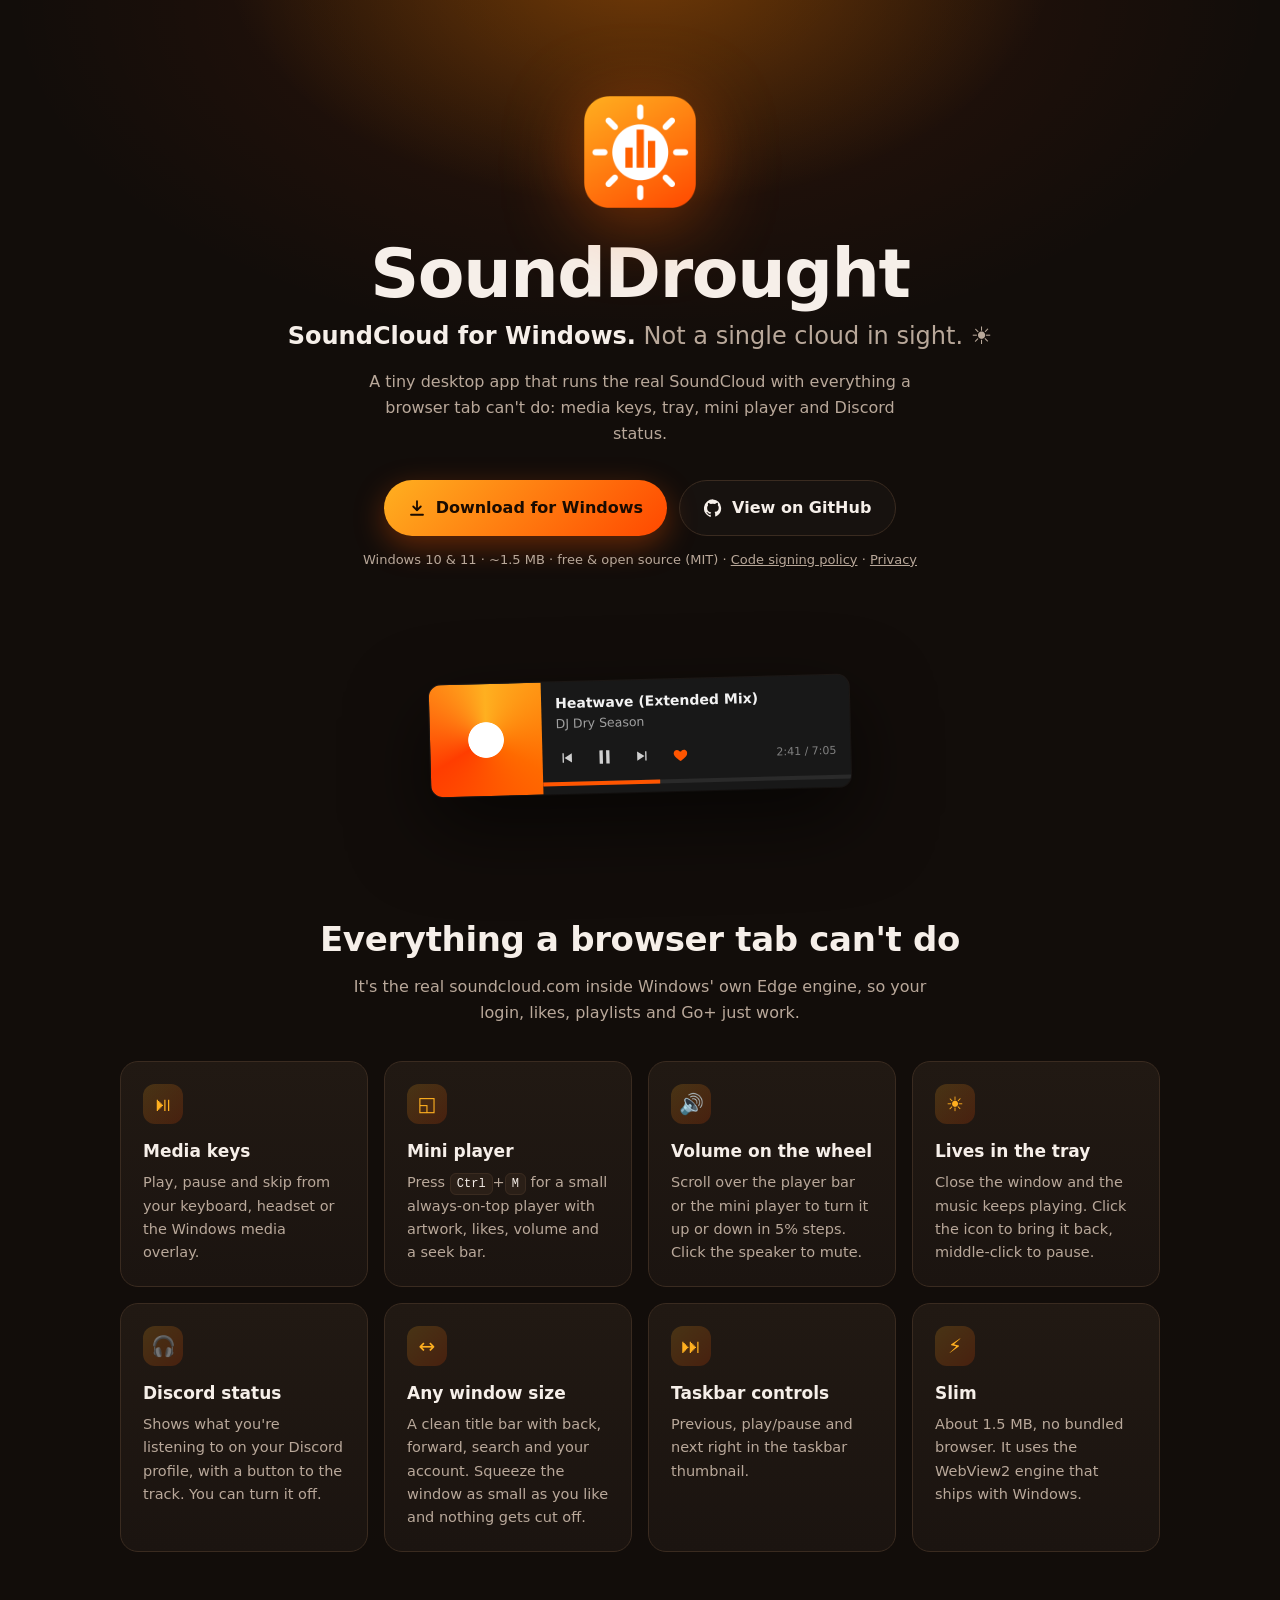
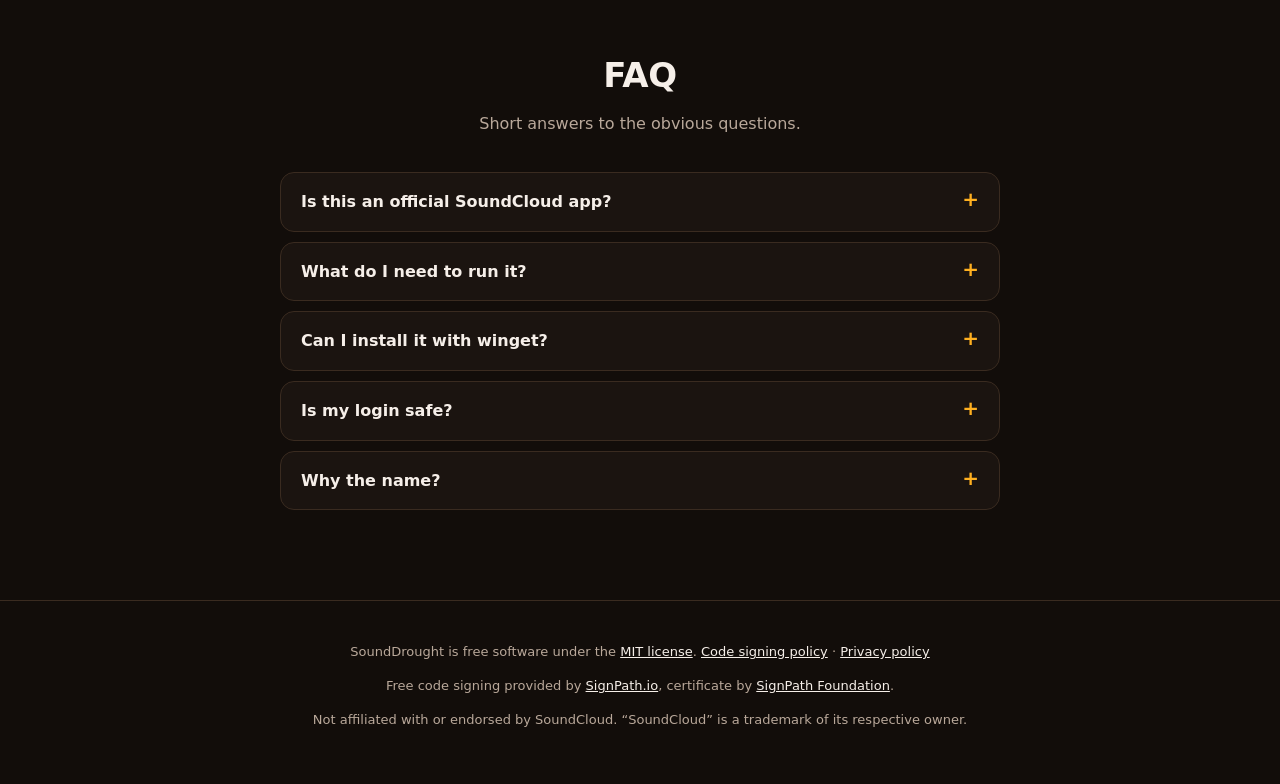
<file: docs/index.html>
<!doctype html>
<html lang="en">
<head>
  <meta charset="utf-8">
  <meta name="viewport" content="width=device-width, initial-scale=1">
  <title>SoundDrought – SoundCloud for Windows</title>
  <meta name="description" content="A slim desktop app for SoundCloud on Windows. Media keys, tray, mini player, Discord status. Not a single cloud in sight.">
  <meta property="og:title" content="SoundDrought – SoundCloud for Windows">
  <meta property="og:description" content="SoundCloud. Not a single cloud in sight.">
  <meta property="og:image" content="icon.png">
  <link rel="icon" href="icon.png">
  <style>
    :root {
      --bg: #120d0a;
      --bg-2: #1b1410;
      --card: #211913;
      --line: #3a2b20;
      --text: #f6efe9;
      --muted: #b9a89a;
      --sun-1: #ffb020;
      --sun-2: #ff4800;
      --radius: 18px;
      --max: 1080px;
    }
    * { box-sizing: border-box; }
    html { scroll-behavior: smooth; }
    body {
      margin: 0;
      background: var(--bg);
      color: var(--text);
      font: 16px/1.6 "Segoe UI Variable Text", "Segoe UI", system-ui, -apple-system, sans-serif;
      -webkit-font-smoothing: antialiased;
    }
    a { color: inherit; }
    .wrap { max-width: var(--max); margin: 0 auto; padding: 0 20px; }

    /* Hero */
    .hero {
      position: relative;
      overflow: hidden;
      padding: 96px 0 72px;
      text-align: center;
      background:
        radial-gradient(600px 380px at 50% -60px, rgba(255, 140, 0, .35), transparent 70%),
        radial-gradient(900px 500px at 50% 0, rgba(255, 72, 0, .12), transparent 70%);
    }
    .hero img { width: 112px; height: 112px; filter: drop-shadow(0 12px 40px rgba(255, 100, 0, .45)); }
    h1 {
      margin: 22px 0 8px;
      font-size: clamp(40px, 7vw, 68px);
      line-height: 1.05;
      letter-spacing: -.02em;
      font-family: "Segoe UI Variable Display", "Segoe UI", system-ui, sans-serif;
      font-weight: 700;
    }
    .tagline { font-size: clamp(18px, 2.6vw, 24px); color: var(--muted); margin: 0 0 6px; }
    .tagline b { color: var(--text); font-weight: 600; }
    .sub { color: var(--muted); max-width: 560px; margin: 14px auto 34px; }
    .cta { display: flex; gap: 12px; justify-content: center; flex-wrap: wrap; }
    .btn {
      display: inline-flex; align-items: center; gap: 10px;
      padding: 14px 24px; border-radius: 999px;
      text-decoration: none; font-weight: 600;
      transition: transform .15s ease, box-shadow .15s ease, background .15s ease;
    }
    .btn:hover { transform: translateY(-1px); }
    .btn-primary {
      background: linear-gradient(135deg, var(--sun-1), var(--sun-2));
      color: #1a0b00;
      box-shadow: 0 10px 30px rgba(255, 90, 0, .35);
    }
    .btn-primary:hover { box-shadow: 0 14px 38px rgba(255, 90, 0, .5); }
    .btn-ghost { border: 1px solid var(--line); background: rgba(255, 255, 255, .02); }
    .btn-ghost:hover { background: rgba(255, 255, 255, .06); }
    .btn svg { width: 18px; height: 18px; }
    .meta { margin-top: 14px; font-size: 13px; color: var(--muted); }

    /* Mini player mockup */
    .showcase { padding: 24px 0 80px; display: flex; justify-content: center; }
    .mini {
      width: min(420px, 100%);
      display: grid; grid-template-columns: 112px 1fr;
      background: #181818; border-radius: 12px; overflow: hidden;
      box-shadow: 0 30px 80px rgba(0, 0, 0, .6), 0 0 0 1px rgba(255, 255, 255, .06);
      font-family: "Segoe UI Variable Text", "Segoe UI", system-ui, sans-serif;
      color: #f2f2f2;
      transform: rotate(-1.5deg);
    }
    .mini-art {
      background:
        radial-gradient(circle at 50% 50%, #fff 0 22%, transparent 23%),
        conic-gradient(from 0deg, #ffb020, #ff6a00, #ff3d00, #ffb020);
      min-height: 112px;
    }
    .mini-body { padding: 10px 14px 0; display: flex; flex-direction: column; }
    .mini-title { font-weight: 600; font-size: 14px; white-space: nowrap; overflow: hidden; text-overflow: ellipsis; }
    .mini-artist { font-size: 12.5px; color: #a0a0a0; }
    .mini-row { display: flex; align-items: center; justify-content: space-between; margin-top: auto; padding-bottom: 8px; }
    .mini-controls { display: flex; gap: 2px; margin-left: -8px; }
    .mini-controls span {
      width: 36px; height: 32px; display: grid; place-items: center; border-radius: 6px; color: #d0d0d0;
    }
    .mini-controls span:hover { background: #2c2c2c; color: #fff; }
    .mini-controls svg { width: 16px; height: 16px; fill: currentColor; }
    .mini-controls .play svg { width: 20px; height: 20px; }
    .mini-controls .liked { color: #ff5500; }
    .mini-time { font-size: 11px; color: #808080; }
    .mini-bar { grid-column: 2; height: 4px; background: #2a2a2a; }
    .mini-bar i { display: block; height: 100%; width: 38%; background: #ff5500; animation: play 40s linear infinite; }
    @keyframes play { from { width: 0; } to { width: 100%; } }
    @media (prefers-reduced-motion: reduce) { .mini-bar i { animation: none; } }

    /* Features */
    section h2 {
      font-size: clamp(26px, 3.6vw, 34px); letter-spacing: -.01em; margin: 0 0 8px; text-align: center;
      font-family: "Segoe UI Variable Display", "Segoe UI", system-ui, sans-serif;
    }
    .lead { text-align: center; color: var(--muted); margin: 0 auto 36px; max-width: 600px; }
    .features { padding: 40px 0 72px; }
    .grid { display: grid; grid-template-columns: repeat(auto-fit, minmax(240px, 1fr)); gap: 16px; }
    .card {
      background: linear-gradient(180deg, var(--card), var(--bg-2));
      border: 1px solid var(--line);
      border-radius: var(--radius);
      padding: 22px;
    }
    .card .ico {
      width: 40px; height: 40px; border-radius: 12px; display: grid; place-items: center;
      background: linear-gradient(135deg, rgba(255, 176, 32, .18), rgba(255, 72, 0, .18));
      color: var(--sun-1); margin-bottom: 14px; font-size: 20px;
    }
    .card h3 { margin: 0 0 6px; font-size: 17px; }
    .card p { margin: 0; color: var(--muted); font-size: 14.5px; }
    kbd {
      font: 12px/1 ui-monospace, "Cascadia Mono", Consolas, monospace;
      padding: 3px 6px; border-radius: 6px; border: 1px solid var(--line); background: #2a1f17; color: var(--text);
    }

    /* FAQ */
    .faq { padding: 24px 0 80px; }
    .faq-list { max-width: 720px; margin: 0 auto; }
    details {
      border: 1px solid var(--line); border-radius: 14px; padding: 16px 20px; margin-bottom: 10px; background: var(--bg-2);
    }
    summary { cursor: pointer; font-weight: 600; list-style: none; display: flex; justify-content: space-between; gap: 12px; }
    summary::-webkit-details-marker { display: none; }
    summary::after { content: "+"; color: var(--sun-1); font-size: 20px; line-height: 1; }
    details[open] summary::after { content: "–"; }
    details p { color: var(--muted); margin: 10px 0 0; }
    code { font: 13.5px ui-monospace, "Cascadia Mono", Consolas, monospace; background: #2a1f17; padding: 2px 6px; border-radius: 6px; }

    footer {
      border-top: 1px solid var(--line); padding: 28px 0 40px; color: var(--muted); font-size: 13px; text-align: center;
    }
    footer a { color: var(--text); }
  </style>
</head>
<body>

  <header class="hero">
    <div class="wrap">
      <img src="icon.png" alt="" width="112" height="112">
      <h1>SoundDrought</h1>
      <p class="tagline"><b>SoundCloud for Windows.</b> Not a single cloud in sight. ☀️</p>
      <p class="sub">
        A tiny desktop app that runs the real SoundCloud with everything a browser tab can't do:
        media keys, tray, mini player and Discord status.
      </p>
      <div class="cta">
        <a class="btn btn-primary" href="https://github.com/Ack1-sysadmin/SoundDrought/releases/latest/download/SoundDrought.exe">
          <svg viewBox="0 0 24 24" fill="none" stroke="currentColor" stroke-width="2.4" stroke-linecap="round" stroke-linejoin="round"><path d="M12 3v12m0 0-5-5m5 5 5-5M4 21h16"/></svg>
          Download for Windows
        </a>
        <a class="btn btn-ghost" href="https://github.com/Ack1-sysadmin/SoundDrought">
          <svg viewBox="0 0 24 24" fill="currentColor"><path d="M12 .5a12 12 0 0 0-3.8 23.4c.6.1.8-.3.8-.6v-2.2c-3.3.7-4-1.4-4-1.4-.6-1.4-1.4-1.8-1.4-1.8-1-.7.1-.7.1-.7 1.2.1 1.8 1.2 1.8 1.2 1 1.8 2.8 1.3 3.5 1 .1-.8.4-1.3.7-1.6-2.7-.3-5.5-1.3-5.5-6 0-1.3.5-2.4 1.2-3.2-.1-.3-.5-1.5.1-3.2 0 0 1-.3 3.3 1.2a11.5 11.5 0 0 1 6 0C17.3 4.6 18.3 5 18.3 5c.7 1.7.2 2.9.1 3.2.8.8 1.2 1.9 1.2 3.2 0 4.6-2.8 5.6-5.5 5.9.4.4.8 1.1.8 2.2v3.3c0 .3.2.7.8.6A12 12 0 0 0 12 .5Z"/></svg>
          View on GitHub
        </a>
      </div>
      <p class="meta">Windows 10 &amp; 11 · ~1.5 MB · free &amp; open source (MIT) · <a href="code-signing.html">Code signing policy</a> · <a href="privacy.html">Privacy</a></p>
    </div>
  </header>

  <div class="showcase wrap" aria-label="Mini player preview">
    <div class="mini">
      <div class="mini-art" style="grid-row: span 2"></div>
      <div class="mini-body">
        <div class="mini-title">Heatwave (Extended Mix)</div>
        <div class="mini-artist">DJ Dry Season</div>
        <div class="mini-row">
          <div class="mini-controls" aria-hidden="true">
            <span><svg viewBox="0 0 24 24"><path d="M6 5h2v14H6zM20 5v14L9 12z"/></svg></span>
            <span class="play"><svg viewBox="0 0 24 24"><path d="M6 4h4v16H6zM14 4h4v16h-4z"/></svg></span>
            <span><svg viewBox="0 0 24 24"><path d="M16 5h2v14h-2zM4 5v14l11-7z"/></svg></span>
            <span class="liked"><svg viewBox="0 0 24 24"><path d="M12 21s-7.5-4.6-9.6-9.2C.9 8.4 3 4.5 6.7 4.5c2.1 0 3.6 1.2 4.3 2.4h2c.7-1.2 2.2-2.4 4.3-2.4 3.7 0 5.8 3.9 4.3 7.3C19.5 16.4 12 21 12 21z"/></svg></span>
          </div>
          <span class="mini-time">2:41 / 7:05</span>
        </div>
      </div>
      <div class="mini-bar"><i></i></div>
    </div>
  </div>

  <section class="features">
    <div class="wrap">
      <h2>Everything a browser tab can't do</h2>
      <p class="lead">It's the real soundcloud.com inside Windows' own Edge engine, so your login, likes, playlists and Go+ just work.</p>
      <div class="grid">
        <div class="card"><div class="ico">⏯</div><h3>Media keys</h3><p>Play, pause and skip from your keyboard, headset or the Windows media overlay.</p></div>
        <div class="card"><div class="ico">◱</div><h3>Mini player</h3><p>Press <kbd>Ctrl</kbd>+<kbd>M</kbd> for a small always-on-top player with artwork, likes, volume and a seek bar.</p></div>
        <div class="card"><div class="ico">🔊</div><h3>Volume on the wheel</h3><p>Scroll over the player bar or the mini player to turn it up or down in 5% steps. Click the speaker to mute.</p></div>
        <div class="card"><div class="ico">☀</div><h3>Lives in the tray</h3><p>Close the window and the music keeps playing. Click the icon to bring it back, middle-click to pause.</p></div>
        <div class="card"><div class="ico">🎧</div><h3>Discord status</h3><p>Shows what you're listening to on your Discord profile, with a button to the track. You can turn it off.</p></div>
        <div class="card"><div class="ico">↔</div><h3>Any window size</h3><p>A clean title bar with back, forward, search and your account. Squeeze the window as small as you like and nothing gets cut off.</p></div>
        <div class="card"><div class="ico">⏭</div><h3>Taskbar controls</h3><p>Previous, play/pause and next right in the taskbar thumbnail.</p></div>
        <div class="card"><div class="ico">⚡</div><h3>Slim</h3><p>About 1.5 MB, no bundled browser. It uses the WebView2 engine that ships with Windows.</p></div>
      </div>
    </div>
  </section>

  <section class="faq">
    <div class="wrap">
      <h2>FAQ</h2>
      <p class="lead">Short answers to the obvious questions.</p>
      <div class="faq-list">
        <details>
          <summary>Is this an official SoundCloud app?</summary>
          <p>No. SoundDrought is an independent open-source project and is not affiliated with SoundCloud. It shows the regular soundcloud.com website and adds desktop features around it.</p>
        </details>
        <details>
          <summary>What do I need to run it?</summary>
          <p>Windows 10 or 11 and the free <a href="https://dotnet.microsoft.com/download/dotnet/10.0">.NET 10 Desktop Runtime</a>. WebView2 is already part of Windows.</p>
        </details>
        <details>
          <summary>Can I install it with winget?</summary>
          <p>Once the package is approved: <code>winget install Ack1.SoundDrought</code></p>
        </details>
        <details>
          <summary>Is my login safe?</summary>
          <p>You log in on soundcloud.com itself, just like in your browser. Your session is stored locally in <code>%LOCALAPPDATA%\SoundDrought</code> and never leaves your PC.</p>
        </details>
        <details>
          <summary>Why the name?</summary>
          <p>Sound, minus the cloud. A drought. ☀️</p>
        </details>
      </div>
    </div>
  </section>

  <footer>
    <div class="wrap">
      <p>SoundDrought is free software under the <a href="https://github.com/Ack1-sysadmin/SoundDrought/blob/main/LICENSE">MIT license</a>.
         <a href="code-signing.html">Code signing policy</a> · <a href="privacy.html">Privacy policy</a></p>
      <p>Free code signing provided by <a href="https://signpath.io">SignPath.io</a>, certificate by <a href="https://signpath.org">SignPath Foundation</a>.</p>
      <p>Not affiliated with or endorsed by SoundCloud. “SoundCloud” is a trademark of its respective owner.</p>
    </div>
  </footer>

</body>
</html>
</file>
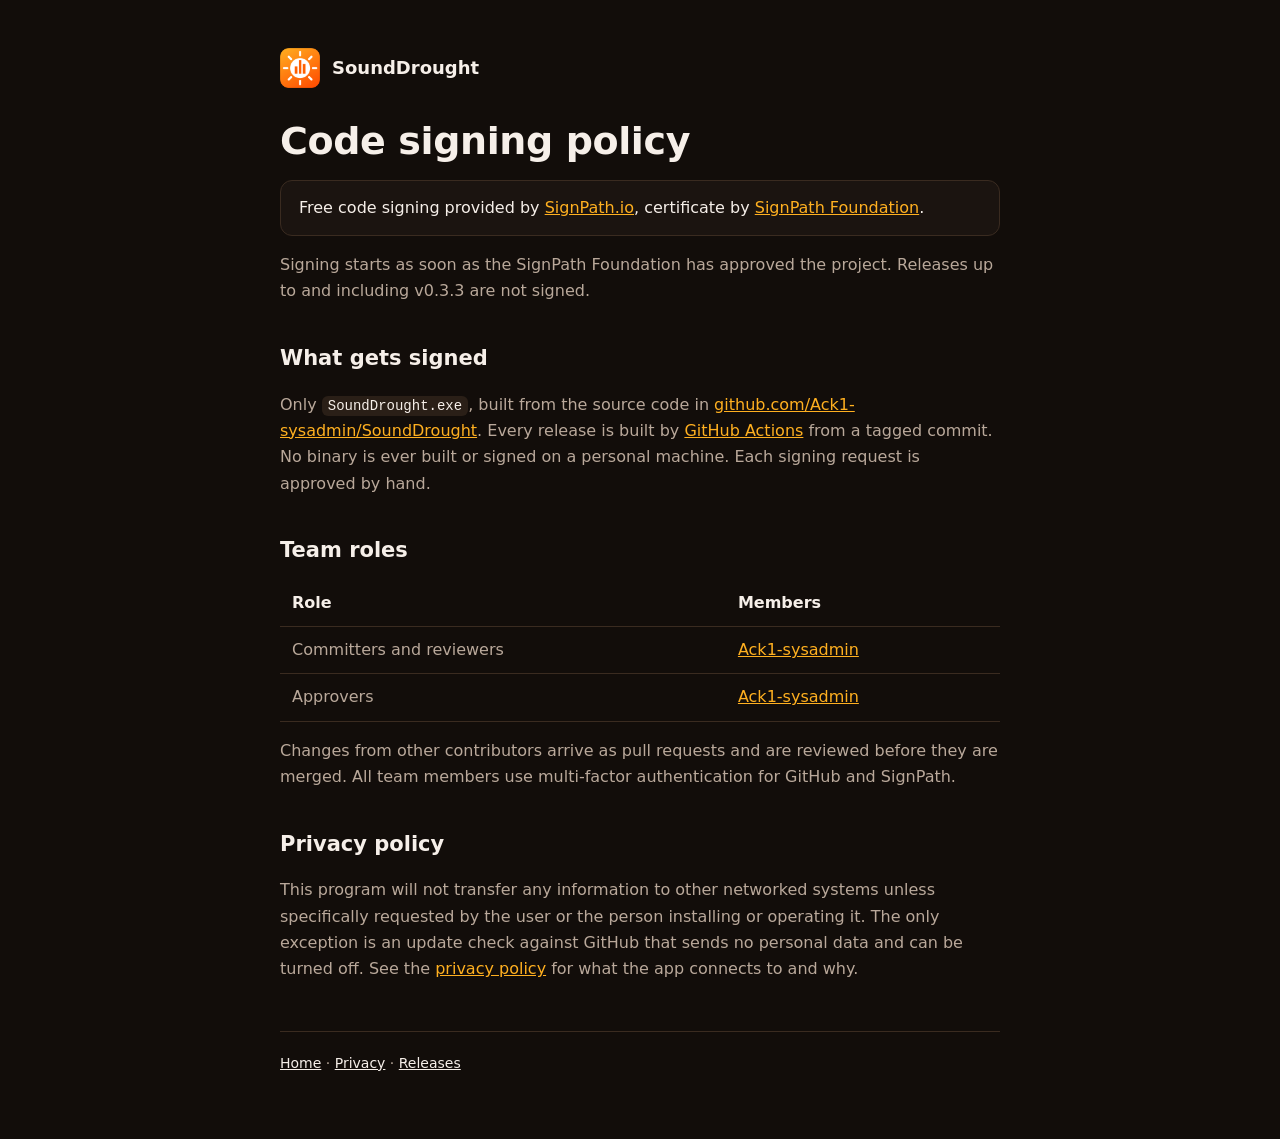
<file: docs/code-signing.html>
<!doctype html>
<html lang="en">
<head>
  <meta charset="utf-8">
  <meta name="viewport" content="width=device-width, initial-scale=1">
  <title>Code signing policy – SoundDrought</title>
  <meta name="description" content="How SoundDrought releases are built and signed.">
  <link rel="icon" href="icon.png">
  <link rel="stylesheet" href="page.css">
</head>
<body>
<main>
  <header><img src="icon.png" alt=""><a href="./">SoundDrought</a></header>

  <h1>Code signing policy</h1>

  <p class="note">
    Free code signing provided by <a href="https://signpath.io">SignPath.io</a>,
    certificate by <a href="https://signpath.org">SignPath Foundation</a>.
  </p>
  <p>
    Signing starts as soon as the SignPath Foundation has approved the project. Releases up to and
    including v0.3.3 are not signed.
  </p>

  <h2>What gets signed</h2>
  <p>
    Only <code>SoundDrought.exe</code>, built from the source code in
    <a href="https://github.com/Ack1-sysadmin/SoundDrought">github.com/Ack1-sysadmin/SoundDrought</a>.
    Every release is built by <a href="https://github.com/Ack1-sysadmin/SoundDrought/actions">GitHub Actions</a>
    from a tagged commit. No binary is ever built or signed on a personal machine. Each signing request
    is approved by hand.
  </p>

  <h2>Team roles</h2>
  <table>
    <tr><th>Role</th><th>Members</th></tr>
    <tr><td>Committers and reviewers</td><td><a href="https://github.com/Ack1-sysadmin">Ack1-sysadmin</a></td></tr>
    <tr><td>Approvers</td><td><a href="https://github.com/Ack1-sysadmin">Ack1-sysadmin</a></td></tr>
  </table>
  <p>
    Changes from other contributors arrive as pull requests and are reviewed before they are merged.
    All team members use multi-factor authentication for GitHub and SignPath.
  </p>

  <h2>Privacy policy</h2>
  <p>
    This program will not transfer any information to other networked systems unless specifically
    requested by the user or the person installing or operating it. The only exception is an update
    check against GitHub that sends no personal data and can be turned off. See the
    <a href="privacy.html">privacy policy</a> for what the app connects to and why.
  </p>

  <footer>
    <a href="./">Home</a> · <a href="privacy.html">Privacy</a> ·
    <a href="https://github.com/Ack1-sysadmin/SoundDrought/releases">Releases</a>
  </footer>
</main>
</body>
</html>
</file>
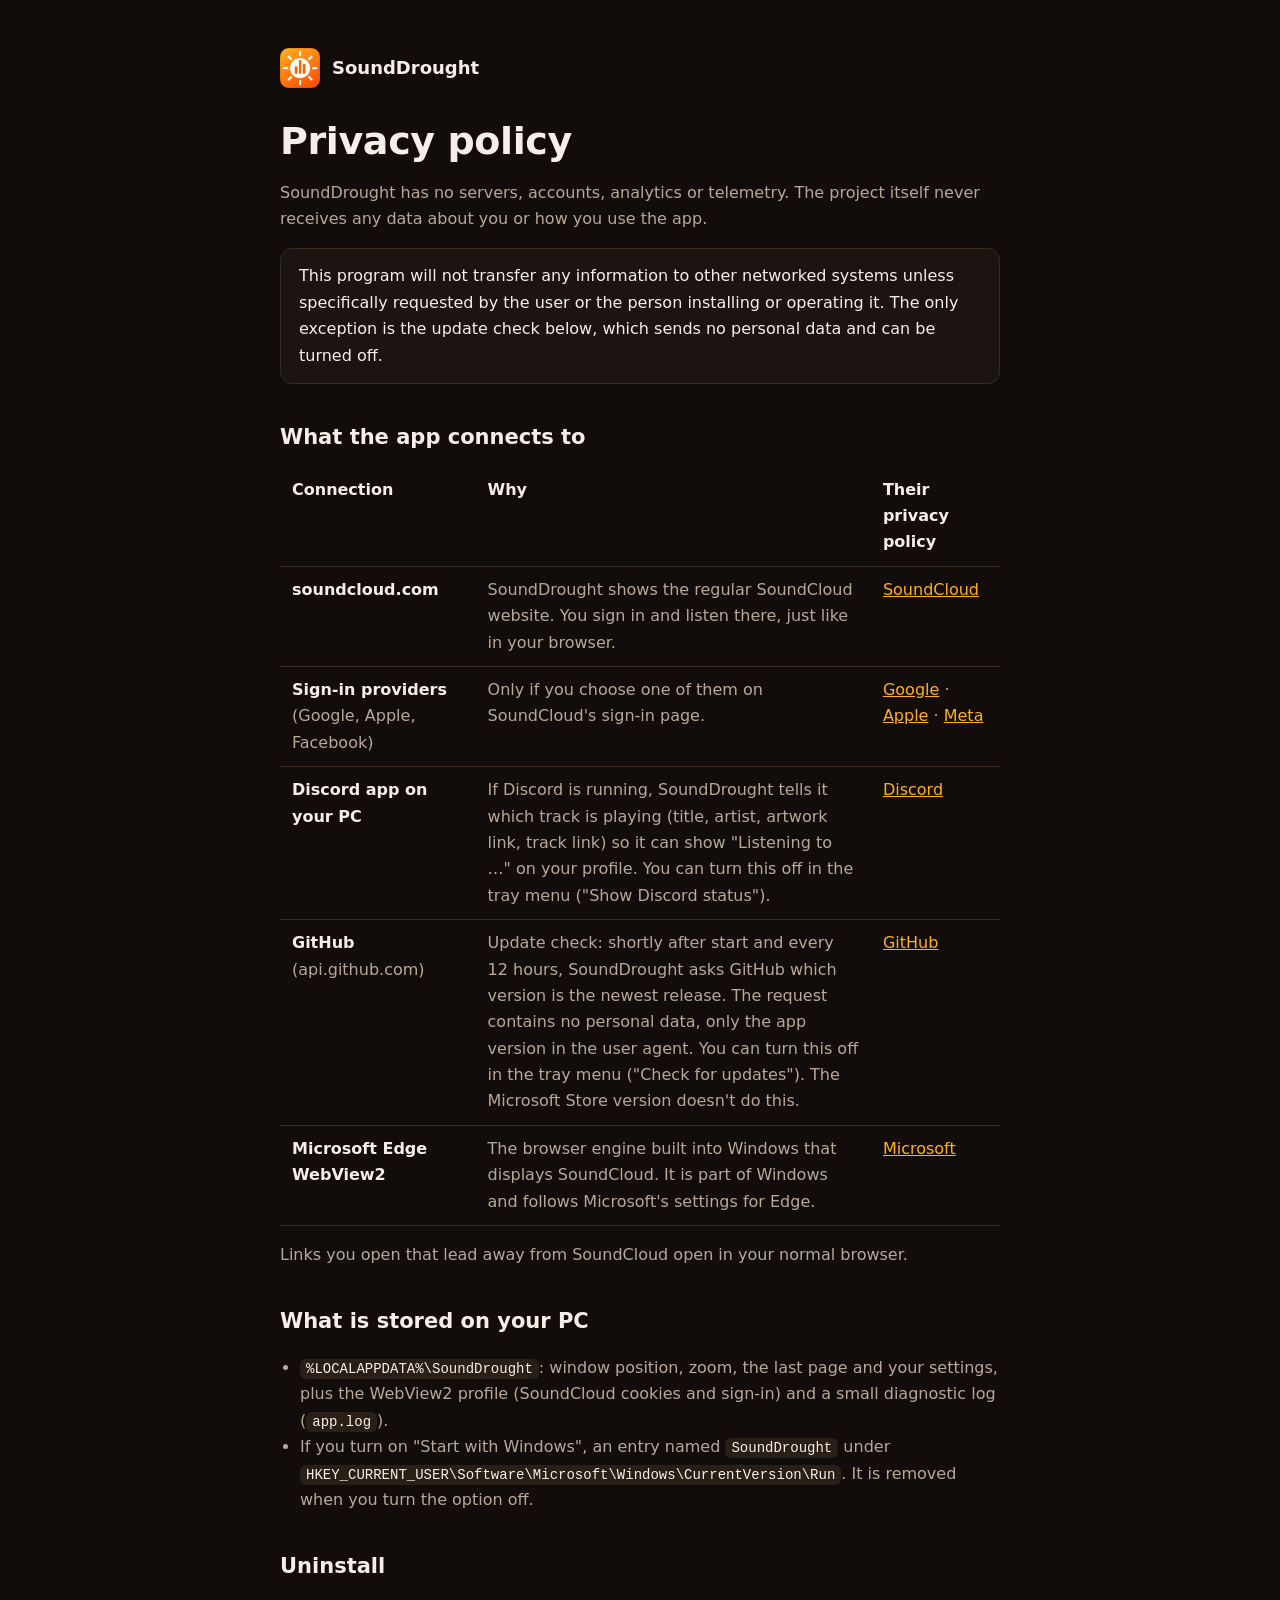
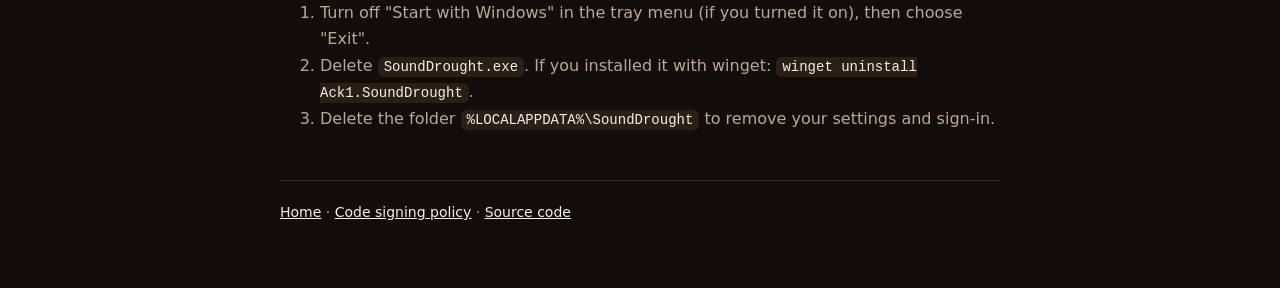
<file: docs/privacy.html>
<!doctype html>
<html lang="en">
<head>
  <meta charset="utf-8">
  <meta name="viewport" content="width=device-width, initial-scale=1">
  <title>Privacy – SoundDrought</title>
  <meta name="description" content="What SoundDrought stores and connects to.">
  <link rel="icon" href="icon.png">
  <link rel="stylesheet" href="page.css">
</head>
<body>
<main>
  <header><img src="icon.png" alt=""><a href="./">SoundDrought</a></header>

  <h1>Privacy policy</h1>
  <p>
    SoundDrought has no servers, accounts, analytics or telemetry. The project itself never receives
    any data about you or how you use the app.
  </p>
  <p class="note">
    This program will not transfer any information to other networked systems unless specifically
    requested by the user or the person installing or operating it. The only exception is the update
    check below, which sends no personal data and can be turned off.
  </p>

  <h2>What the app connects to</h2>
  <table>
    <tr><th>Connection</th><th>Why</th><th>Their privacy policy</th></tr>
    <tr>
      <td><b>soundcloud.com</b></td>
      <td>SoundDrought shows the regular SoundCloud website. You sign in and listen there, just like in your browser.</td>
      <td><a href="https://soundcloud.com/pages/privacy">SoundCloud</a></td>
    </tr>
    <tr>
      <td><b>Sign-in providers</b> (Google, Apple, Facebook)</td>
      <td>Only if you choose one of them on SoundCloud's sign-in page.</td>
      <td><a href="https://policies.google.com/privacy">Google</a> ·
          <a href="https://www.apple.com/legal/privacy/">Apple</a> ·
          <a href="https://www.facebook.com/privacy/policy/">Meta</a></td>
    </tr>
    <tr>
      <td><b>Discord app on your PC</b></td>
      <td>If Discord is running, SoundDrought tells it which track is playing (title, artist, artwork link, track link) so it can show "Listening to …" on your profile. You can turn this off in the tray menu ("Show Discord status").</td>
      <td><a href="https://discord.com/privacy">Discord</a></td>
    </tr>
    <tr>
      <td><b>GitHub</b> (api.github.com)</td>
      <td>Update check: shortly after start and every 12 hours, SoundDrought asks GitHub which version is the newest release. The request contains no personal data, only the app version in the user agent. You can turn this off in the tray menu ("Check for updates"). The Microsoft Store version doesn't do this.</td>
      <td><a href="https://docs.github.com/site-policy/privacy-policies/github-general-privacy-statement">GitHub</a></td>
    </tr>
    <tr>
      <td><b>Microsoft Edge WebView2</b></td>
      <td>The browser engine built into Windows that displays SoundCloud. It is part of Windows and follows Microsoft's settings for Edge.</td>
      <td><a href="https://www.microsoft.com/privacy/privacystatement">Microsoft</a></td>
    </tr>
  </table>
  <p>Links you open that lead away from SoundCloud open in your normal browser.</p>

  <h2>What is stored on your PC</h2>
  <ul>
    <li><code>%LOCALAPPDATA%\SoundDrought</code>: window position, zoom, the last page and your settings, plus the
        WebView2 profile (SoundCloud cookies and sign-in) and a small diagnostic log (<code>app.log</code>).</li>
    <li>If you turn on "Start with Windows", an entry named <code>SoundDrought</code> under
        <code>HKEY_CURRENT_USER\Software\Microsoft\Windows\CurrentVersion\Run</code>. It is removed when you turn the option off.</li>
  </ul>

  <h2>Uninstall</h2>
  <ol>
    <li>Turn off "Start with Windows" in the tray menu (if you turned it on), then choose "Exit".</li>
    <li>Delete <code>SoundDrought.exe</code>. If you installed it with winget: <code>winget uninstall Ack1.SoundDrought</code>.</li>
    <li>Delete the folder <code>%LOCALAPPDATA%\SoundDrought</code> to remove your settings and sign-in.</li>
  </ol>

  <footer>
    <a href="./">Home</a> · <a href="code-signing.html">Code signing policy</a> ·
    <a href="https://github.com/Ack1-sysadmin/SoundDrought">Source code</a>
  </footer>
</main>
</body>
</html>
</file>
<file: docs/page.css>
/* Shared style for the text pages (code signing policy, privacy). Matches index.html. */
:root {
  --bg: #120d0a;
  --bg-2: #1b1410;
  --line: #3a2b20;
  --text: #f6efe9;
  --muted: #b9a89a;
  --sun-1: #ffb020;
}
* { box-sizing: border-box; }
body {
  margin: 0;
  background: var(--bg);
  color: var(--text);
  font: 16px/1.65 "Segoe UI Variable Text", "Segoe UI", system-ui, -apple-system, sans-serif;
  -webkit-font-smoothing: antialiased;
}
main { max-width: 760px; margin: 0 auto; padding: 48px 20px 64px; }
header { display: flex; align-items: center; gap: 12px; margin-bottom: 32px; }
header img { width: 40px; height: 40px; }
header a { color: var(--text); text-decoration: none; font-weight: 600; font-size: 18px; }
h1 { font-size: clamp(28px, 5vw, 38px); line-height: 1.15; margin: 0 0 8px; letter-spacing: -.01em; }
h2 { font-size: 21px; margin: 36px 0 8px; }
p, li { color: var(--muted); }
strong, b { color: var(--text); }
a { color: var(--sun-1); }
ul { padding-left: 20px; }
table { width: 100%; border-collapse: collapse; margin: 12px 0; }
th, td { text-align: left; padding: 10px 12px; border-bottom: 1px solid var(--line); vertical-align: top; }
th { color: var(--text); font-weight: 600; }
td { color: var(--muted); }
.note {
  border: 1px solid var(--line); background: var(--bg-2); border-radius: 12px;
  padding: 14px 18px; margin: 16px 0; color: var(--text);
}
code { font: 14px ui-monospace, "Cascadia Mono", Consolas, monospace; background: #2a1f17; padding: 2px 6px; border-radius: 6px; color: var(--text); }
footer { margin-top: 48px; padding-top: 20px; border-top: 1px solid var(--line); font-size: 14px; color: var(--muted); }
footer a { color: var(--text); }
</file>
